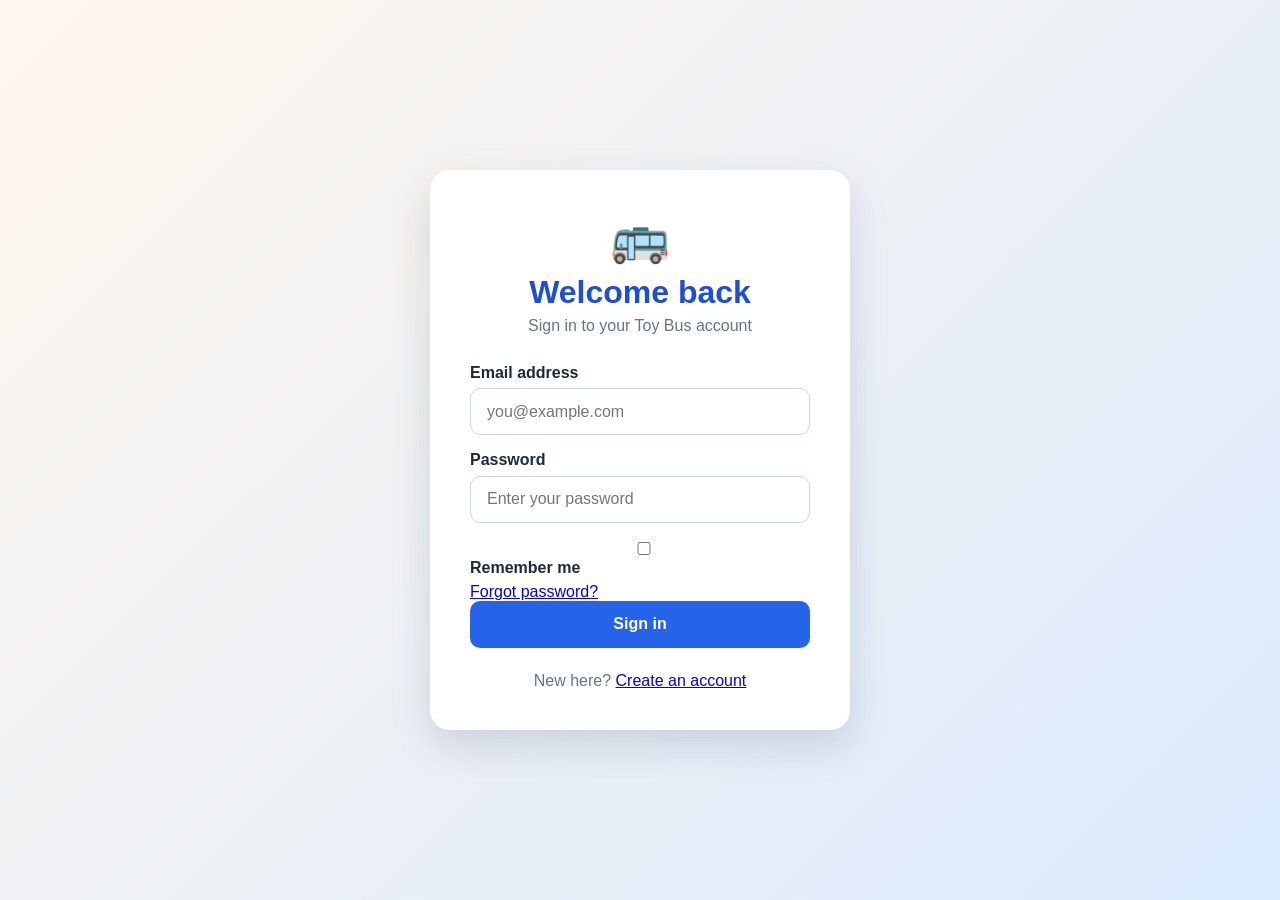
<file: login.html>
<!DOCTYPE html>
<html lang="en">
<head>
	<meta charset="UTF-8">
	<meta name="viewport" content="width=device-width, initial-scale=1.0">
	<title>Login | Toy Bus App</title>
	<style>
		* { box-sizing: border-box; }
		body {
			margin: 0;
			min-height: 100vh;
			display: grid;
			place-items: center;
			font-family: Arial, sans-serif;
			background: linear-gradient(135deg, #fff7ed, #dbeafe);
			color: #1f2937;
		}
		.card {
			width: min(92%, 420px);
			padding: 2.5rem;
			background: #fff;
			border-radius: 20px;
			box-shadow: 0 16px 40px rgba(30, 41, 59, .15);
		}
		.logo { text-align: center; font-size: 3rem; }
		h1 { margin: .5rem 0 .35rem; text-align: center; color: #1d4ed8; }
		.subtitle { margin: 0 0 1.8rem; text-align: center; color: #64748b; }
		label { display: block; margin: 1rem 0 .4rem; font-weight: bold; }
		input {
			width: 100%;
			padding: .85rem 1rem;
			border: 1px solid #cbd5e1;
			border-radius: 10px;
			font-size: 1rem;
		}

		button {
			width: 100%;
			padding: .9rem;
			border: 0;
			border-radius: 10px;
			background: #2563eb;
			color: #fff;
			font-size: 1rem;
			font-weight: bold;
			cursor: pointer;
		}
		button:hover { background: #1d4ed8; }
		.signup { margin: 1.5rem 0 0; text-align: center; color: #64748b; }
	</style>
</head>
<body>
	<main class="card">
		<div class="logo" aria-hidden="true">🚌</div>
		<h1>Welcome back</h1>
		<p class="subtitle">Sign in to your Toy Bus account</p>

		<form action="#" method="post">
			<label for="email">Email address</label>
			<input id="email" name="email" type="email" placeholder="you@example.com" required autocomplete="email">

			<label for="password">Password</label>
			<input id="password" name="password" type="password" placeholder="Enter your password" required autocomplete="current-password">

			<div class="options">
				<label><input type="checkbox" name="remember"> Remember me</label>
				<a href="#forgot-password">Forgot password?</a>
			</div>

			<button type="submit">Sign in</button>
		</form>
		<p class="signup">New here? <a href="#signup">Create an account</a></p>
	</main>
</body>
</html>
</file>
